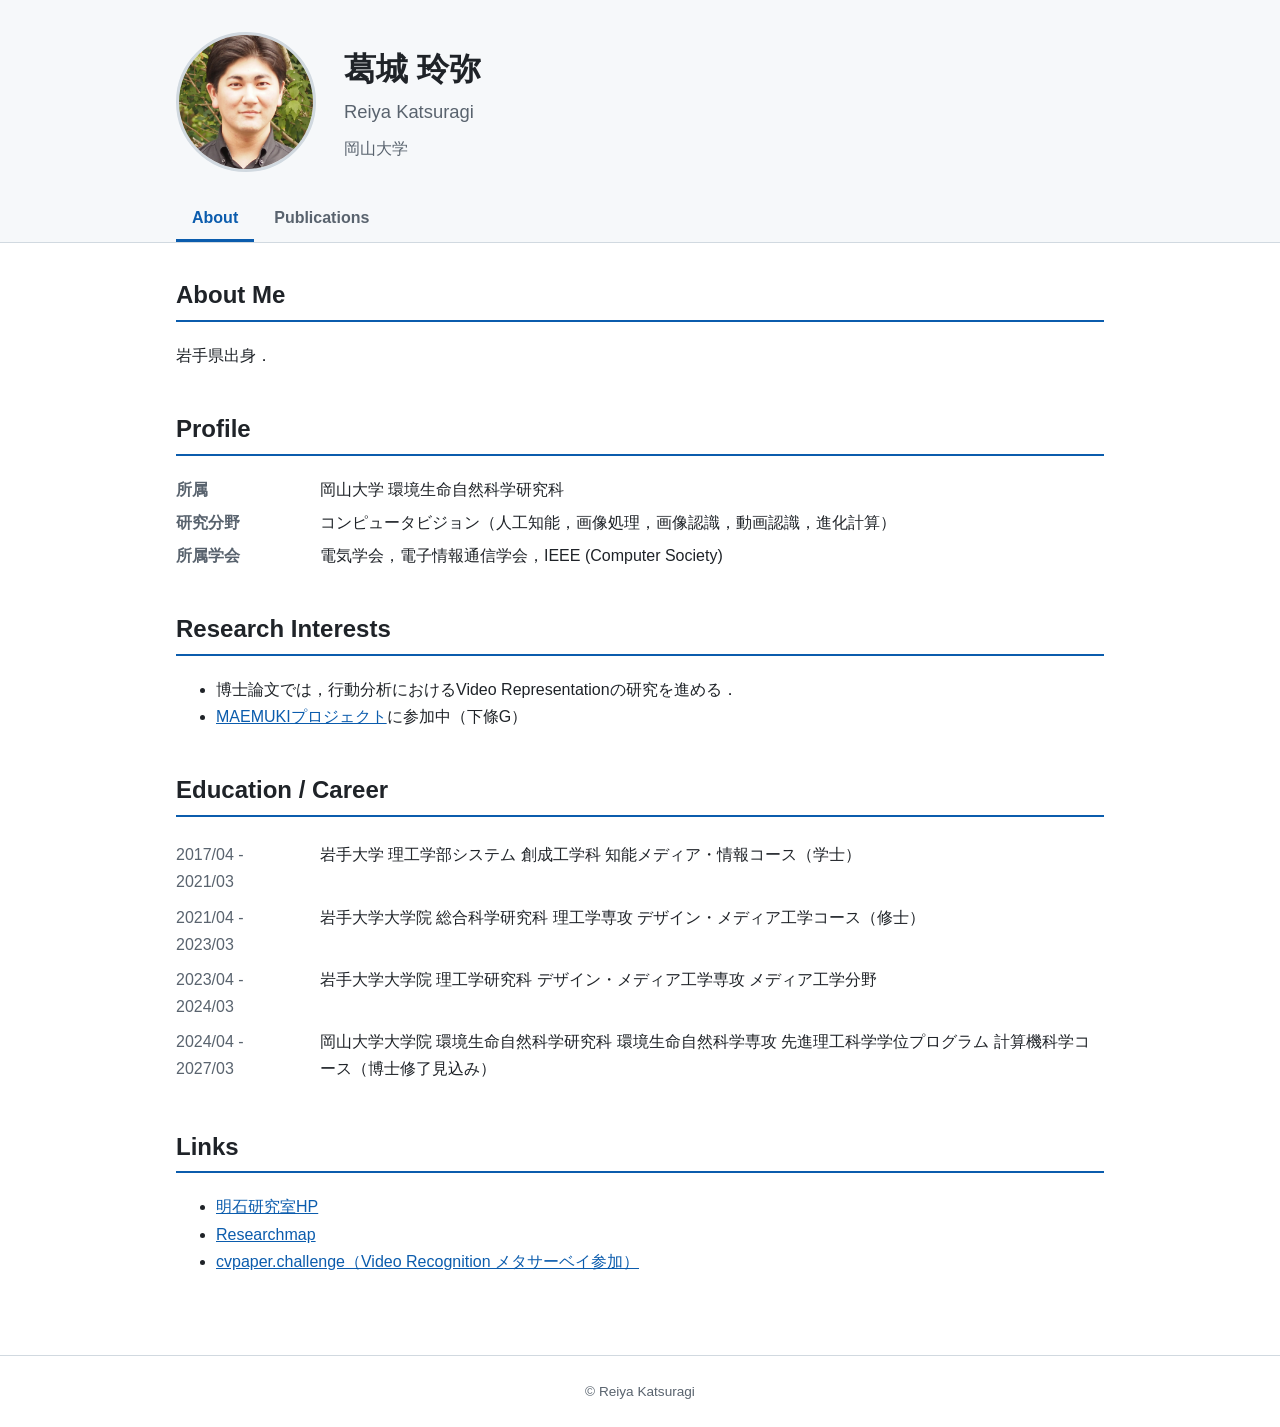
<file: index.html>
<!DOCTYPE html>
<html lang="ja">
<head>
  <meta charset="UTF-8">
  <meta name="viewport" content="width=device-width, initial-scale=1.0">
  <title>Reiya Katsuragi | 葛城 玲弥</title>
  <link rel="stylesheet" href="css/style.css">
</head>
<body>

<header>
  <div class="header-inner">
    <img class="profile-photo" src="images/profile.jpg" alt="Reiya Katsuragi">
    <div>
      <p class="name-ja">葛城 玲弥</p>
      <p class="name-en">Reiya Katsuragi</p>
      <p class="affiliation">岡山大学</p>
    </div>
  </div>
  <nav>
    <a href="index.html" class="active">About</a>
    <a href="publications.html">Publications</a>
  </nav>
</header>

<main>
  <!-- ===== 以下はすべて記入例の枠です。内容を書き換えてください ===== -->

  <h2>About Me</h2>
  <p>
    岩手県出身．
  </p>

  <h2>Profile</h2>
  <dl class="profile-table">
    <dt>所属</dt>       <dd>岡山大学 環境生命自然科学研究科</dd>
    <dt>研究分野</dt>   <dd>コンピュータビジョン（人工知能，画像処理，画像認識，動画認識，進化計算）</dd>
    <dt>所属学会</dt>   <dd>電気学会，電子情報通信学会，IEEE (Computer Society)</dd>
  </dl>

  <h2>Research Interests</h2>
  <ul>
    <li>博士論文では，行動分析におけるVideo Representationの研究を進める．</li>
    <li><a href="https://maemuki.org/">MAEMUKIプロジェクト</a>に参加中（下條G）</li>
  </ul>

  <h2>Education / Career</h2>
  <ul class="timeline">
    <li><span class="when"> 2017/04 - 2021/03 </span><span>岩手大学 理工学部システム 創成工学科 知能メディア・情報コース（学士）</span></li>
    <li><span class="when"> 2021/04 - 2023/03 </span><span>岩手大学大学院 総合科学研究科 理工学専攻 デザイン・メディア工学コース（修士）</span></li>
    <li><span class="when"> 2023/04 - 2024/03 </span><span>岩手大学大学院 理工学研究科 デザイン・メディア工学専攻 メディア工学分野</span></li>
    <li><span class="when"> 2024/04 - 2027/03 </span><span>岡山大学大学院 環境生命自然科学研究科 環境生命自然科学専攻 先進理工科学学位プログラム 計算機科学コース（博士修了見込み）</span></li>
  </ul>

  <h2>Links</h2>
  <ul>
    <li><a href="https://www.neuro-x-ai.cs.okayama-u.ac.jp/">明石研究室HP</a></li>
    <li><a href="https://researchmap.jp/r_katsuragi">Researchmap</a></li>
    <li><a href="https://researchmap.jp/r_katsuragi">cvpaper.challenge（Video Recognition メタサーベイ参加）</a></li>
  </ul>
</main>

<footer>&copy; Reiya Katsuragi</footer>
</body>
</html>
</file>
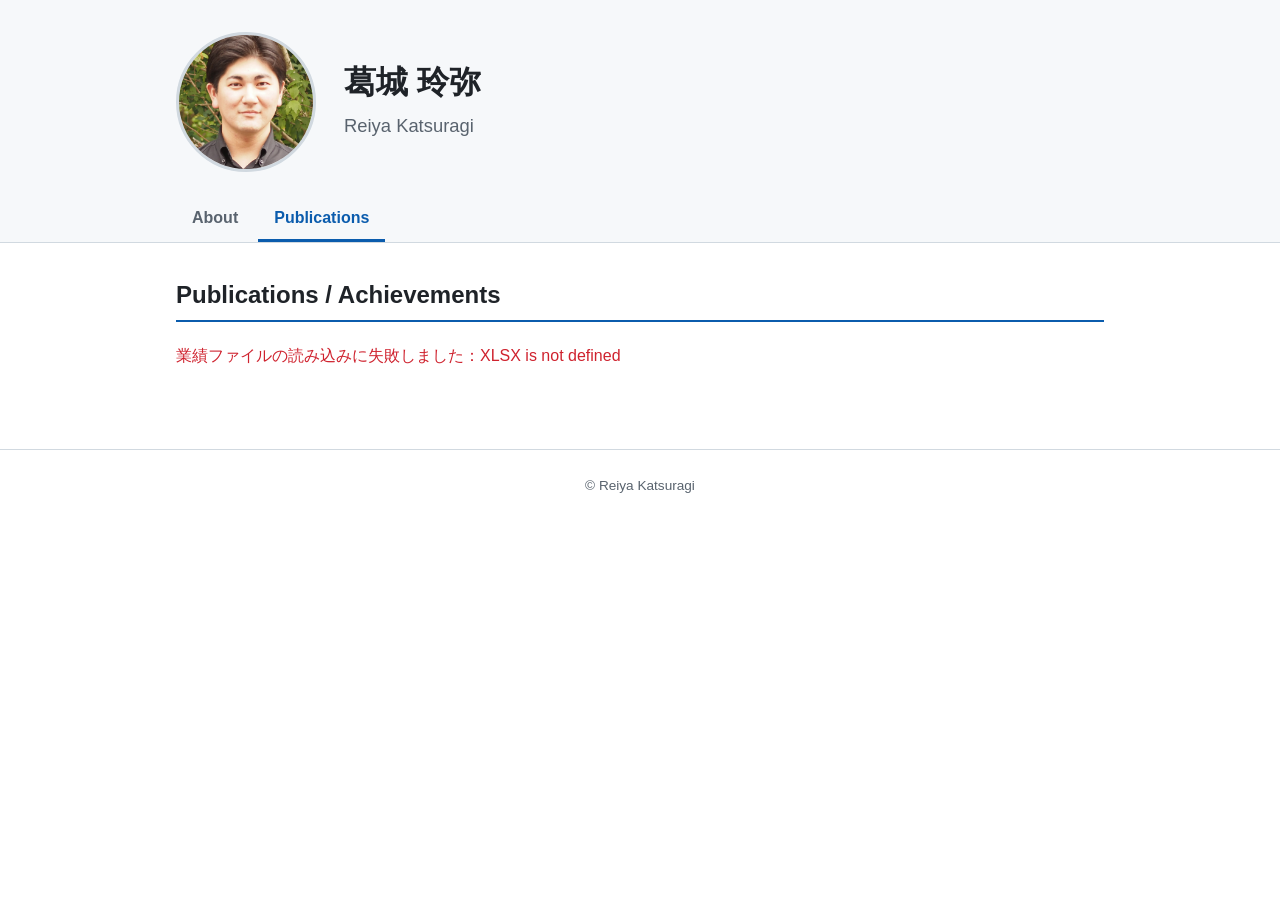
<file: publications.html>
<!DOCTYPE html>
<html lang="ja">
<head>
  <meta charset="UTF-8">
  <meta name="viewport" content="width=device-width, initial-scale=1.0">
  <title>Publications | Reiya Katsuragi</title>
  <link rel="stylesheet" href="css/style.css">
  <!-- SheetJS: ブラウザ上で .xlsx / .xlsm を解析するライブラリ -->
  <script src="https://cdn.sheetjs.com/xlsx-0.20.3/package/dist/xlsx.full.min.js"></script>
</head>
<body>

<header>
  <div class="header-inner">
    <img class="profile-photo" src="images/profile.jpg" alt="Reiya Katsuragi">
    <div>
      <p class="name-ja">葛城 玲弥</p>
      <p class="name-en">Reiya Katsuragi</p>
      <p class="affiliation"><!-- 所属をここに記載 --></p>
    </div>
  </div>
  <nav>
    <a href="index.html">About</a>
    <a href="publications.html" class="active">Publications</a>
  </nav>
</header>

<main>
  <h2>Publications / Achievements</h2>
  <div id="achievements"><p class="status">業績を読み込み中…</p></div>
</main>

<footer>&copy; Reiya Katsuragi</footer>

<script>
  // ================= 設定 =================
  // 業績ファイルのパス（このHTMLからの相対パス）。.xlsx / .xlsm どちらでも可
  const ACHIEVEMENT_FILE = "data/Ref_Rkatsuragi.xlsx";

  // 著者リスト中で強調表示する自分の名前の表記ゆれ
  const MY_NAMES = ["葛城玲弥", "葛城 玲弥", "Reiya Katsuragi", "R. Katsuragi"];

  // 表示するシート・順序・見出し・初期状態（open: true で最初から開いた状態）
  // シート名はExcel側と完全一致させる
  const SECTIONS = [
    { sheet: "Journal",                  label: "Journal Papers（論文誌）",                  open: true  },
    { sheet: "International Conference", label: "International Conferences（国際会議）",     open: true  },
    { sheet: "National Conference",      label: "Domestic Conferences（国内発表）",           open: false },
    { sheet: "Preprint",                 label: "Preprints",                                  open: false },
    { sheet: "Technical Report",         label: "Technical Reports / Articles（解説記事等）", open: false },
    { sheet: "Award",                    label: "Awards（受賞）",                             open: true  },
    { sheet: "Funding",                  label: "Funding（研究費・プログラム）",              open: false },
  ];
  // ========================================

  const esc = (s) => String(s ?? "").replace(/[&<>"']/g, (c) =>
    ({ "&": "&amp;", "<": "&lt;", ">": "&gt;", '"': "&quot;", "'": "&#39;" }[c]));

  const val = (row, key) => String(row[key] ?? "").trim();

  // 自分の名前を強調（エスケープ後に適用）
  function highlightMe(authorsEscaped) {
    let out = authorsEscaped;
    for (const n of MY_NAMES) {
      const e = esc(n);
      out = out.split(e).join(`<span class="me">${e}</span>`);
    }
    return out;
  }

  function dateStr(row) {
    const y = val(row, "Year"), m = val(row, "Month");
    return y ? (m ? `${y}.${m.padStart(2, "0")}` : y) : "";
  }

  function link(url) {
    return url ? ` [<a href="${esc(url)}" target="_blank" rel="noopener">Link</a>]` : "";
  }

  // シートごとの1件分の書式
  const FORMATTERS = {
    paper(row) {  // Journal / International / National Conference
      const parts = [
        highlightMe(esc(val(row, "Authors"))),
        `<span class="pub-title">${esc(val(row, "Title"))}</span>`,
        `<span class="pub-venue">${esc(val(row, "Conference Name"))}</span>`,
      ];
      if (val(row, "Session")) parts.push(esc(val(row, "Session")));
      if (dateStr(row)) parts.push(dateStr(row));
      return parts.join(", ") + "." + link(val(row, "URL"));
    },
    preprint(row) {
      return [
        highlightMe(esc(val(row, "Authors"))),
        `<span class="pub-title">${esc(val(row, "Title"))}</span>`,
        `<span class="pub-venue">${esc(val(row, "Repository"))}</span>`,
        dateStr(row),
      ].filter(Boolean).join(", ") + "." + link(val(row, "URL"));
    },
    report(row) {
      const vol = val(row, "Vol."), no = val(row, "No."), pages = val(row, "Pages");
      let venue = `<span class="pub-venue">${esc(val(row, "Journal"))}</span>`;
      if (vol) venue += `, Vol.${esc(vol)}`;
      if (no) venue += `, No.${esc(no)}`;
      if (pages) venue += `, pp.${esc(pages)}`;
      return [
        highlightMe(esc(val(row, "Authors"))),
        `<span class="pub-title">${esc(val(row, "Title"))}</span>`,
        venue,
        dateStr(row),
      ].filter(Boolean).join(", ") + ".";
    },
    award(row) {
      const work = val(row, "Title / Work");
      const parts = [
        `<span class="pub-title">${esc(val(row, "Award"))}</span>`,
        `<span class="pub-venue">${esc(val(row, "Event"))}</span>`,
      ];
      if (work && work !== "—") parts.push(`「${esc(work)}」`);
      if (val(row, "Recipients")) parts.push(highlightMe(esc(val(row, "Recipients"))));
      if (dateStr(row)) parts.push(dateStr(row));
      return parts.join(", ") + "." + link(val(row, "URL"));
    },
    funding(row) {
      return `<span class="pub-title">${esc(val(row, "Program"))}</span>` +
             (val(row, "Period") ? `（${esc(val(row, "Period"))}）` : "");
    },
  };

  function pickFormatter(sheet) {
    if (sheet === "Preprint") return FORMATTERS.preprint;
    if (sheet === "Technical Report") return FORMATTERS.report;
    if (sheet === "Award") return FORMATTERS.award;
    if (sheet === "Funding") return FORMATTERS.funding;
    return FORMATTERS.paper;
  }

  // 新しい順（Year→Month→No の降順）
  function sortDesc(rows) {
    const n = (x) => Number(x) || 0;
    return rows.sort((a, b) =>
      n(b.Year) - n(a.Year) || n(b.Month) - n(a.Month) || n(b.No) - n(a.No));
  }

  async function loadAchievements() {
    const container = document.getElementById("achievements");
    try {
      const res = await fetch(ACHIEVEMENT_FILE, { cache: "no-cache" });
      if (!res.ok) throw new Error(`HTTP ${res.status}: ${ACHIEVEMENT_FILE}`);
      const wb = XLSX.read(await res.arrayBuffer(), { type: "array" });

      let html = "";
      for (const { sheet, label, open } of SECTIONS) {
        const ws = wb.Sheets[sheet];
        if (!ws) continue;
        // raw:false → Excel上の表示文字列で取得
        const rows = XLSX.utils.sheet_to_json(ws, { defval: "", raw: false })
          .filter((r) => Object.values(r).some((v) => String(v).trim() !== ""));
        if (rows.length === 0) continue;  // 空シートは見出しごと非表示

        const fmt = pickFormatter(sheet);
        const items = (sheet === "Funding" ? rows : sortDesc(rows))
          .map((r) => `<li>${fmt(r)}</li>`).join("");
        // <details>/<summary> でクリック開閉（JS不要のHTML標準機能）
        html += `<details class="pub-section"${open ? " open" : ""}>` +
                `<summary>${esc(label)} <span class="count">(${rows.length})</span></summary>` +
                `<ol class="pub-list" reversed>${items}</ol>` +
                `</details>`;
      }
      container.innerHTML = html || '<p class="status">表示する業績がありません。</p>';
    } catch (e) {
      container.innerHTML = `<p class="error">業績ファイルの読み込みに失敗しました：${esc(e.message)}</p>`;
      console.error(e);
    }
  }

  loadAchievements();
</script>
</body>
</html>
</file>
<file: css/style.css>
/* ================= 共通スタイル ================= */
:root {
  --fg: #1f2328;
  --muted: #59636e;
  --accent: #0b5cad;
  --bg: #ffffff;
  --bg-sub: #f6f8fa;
  --border: #d1d9e0;
}
@media (prefers-color-scheme: dark) {
  :root {
    --fg: #e6edf3;
    --muted: #9198a1;
    --accent: #58a6ff;
    --bg: #0d1117;
    --bg-sub: #161b22;
    --border: #30363d;
  }
}
* { box-sizing: border-box; }
body {
  margin: 0;
  font-family: "Helvetica Neue", Arial, "Hiragino Sans", "Noto Sans JP", Meiryo, sans-serif;
  color: var(--fg);
  background: var(--bg);
  line-height: 1.7;
}
a { color: var(--accent); }

/* ---------- Header ---------- */
header {
  background: var(--bg-sub);
  border-bottom: 1px solid var(--border);
}
.header-inner {
  max-width: 960px;
  margin: 0 auto;
  padding: 32px 16px 24px;
  display: flex;
  align-items: center;
  gap: 28px;
}
.profile-photo {
  width: 140px;
  height: 140px;
  border-radius: 50%;
  object-fit: cover;
  border: 3px solid var(--border);
  flex-shrink: 0;
}
.name-ja { font-size: 2rem; font-weight: 700; margin: 0; }
.name-en { font-size: 1.15rem; color: var(--muted); margin: 0 0 8px; }
.affiliation { margin: 0; color: var(--muted); }

/* ---------- Navigation ---------- */
nav {
  max-width: 960px;
  margin: 0 auto;
  padding: 0 16px;
  display: flex;
  gap: 4px;
}
nav a {
  padding: 8px 16px;
  text-decoration: none;
  color: var(--muted);
  border-bottom: 3px solid transparent;
  font-weight: 600;
}
nav a:hover { color: var(--fg); }
nav a.active { color: var(--accent); border-bottom-color: var(--accent); }

@media (max-width: 600px) {
  .header-inner { flex-direction: column; text-align: center; }
  nav { justify-content: center; }
}

/* ---------- Main ---------- */
main { max-width: 960px; margin: 0 auto; padding: 24px 16px 64px; }
h2 {
  font-size: 1.5rem;
  border-bottom: 2px solid var(--accent);
  padding-bottom: 4px;
  margin-top: 40px;
}
main > h2:first-child { margin-top: 8px; }

/* ---------- About page ---------- */
dl.profile-table {
  display: grid;
  grid-template-columns: 8em 1fr;
  gap: 6px 16px;
  margin: 0;
}
dl.profile-table dt { font-weight: 600; color: var(--muted); }
dl.profile-table dd { margin: 0; }
ul.timeline { list-style: none; padding: 0; margin: 0; }
ul.timeline li { display: grid; grid-template-columns: 8em 1fr; gap: 16px; padding: 4px 0; }
ul.timeline .when { color: var(--muted); }
@media (max-width: 600px) {
  dl.profile-table, ul.timeline li { grid-template-columns: 1fr; gap: 0 0; }
  ul.timeline li { padding: 6px 0; }
}

/* ---------- Publications page ---------- */
details.pub-section {
  border: 1px solid var(--border);
  border-radius: 8px;
  margin-bottom: 12px;
  background: var(--bg);
}
details.pub-section > summary {
  list-style: none;              /* 既定の三角を消す */
  cursor: pointer;
  padding: 10px 16px;
  font-size: 1.1rem;
  font-weight: 700;
  background: var(--bg-sub);
  border-radius: 8px;
  display: flex;
  align-items: center;
  gap: 10px;
  user-select: none;
}
details.pub-section > summary::-webkit-details-marker { display: none; }
details.pub-section > summary::before {
  content: "";
  width: 0; height: 0;
  border-left: 7px solid var(--muted);
  border-top: 5px solid transparent;
  border-bottom: 5px solid transparent;
  transition: transform 0.15s;
}
details.pub-section[open] > summary::before { transform: rotate(90deg); }
details.pub-section[open] > summary { border-radius: 8px 8px 0 0; border-bottom: 1px solid var(--border); }
summary .count { color: var(--muted); font-weight: 400; font-size: 0.95rem; }

ol.pub-list { padding: 12px 16px 4px 3em; margin: 0; }
ol.pub-list li { margin-bottom: 10px; }
.me { font-weight: 700; text-decoration: underline; }
.pub-title { font-weight: 600; }
.pub-venue { font-style: italic; }
.status { color: var(--muted); }
.error { color: #cf222e; }

footer {
  text-align: center;
  color: var(--muted);
  font-size: 0.85rem;
  padding: 24px 16px;
  border-top: 1px solid var(--border);
}
</file>
